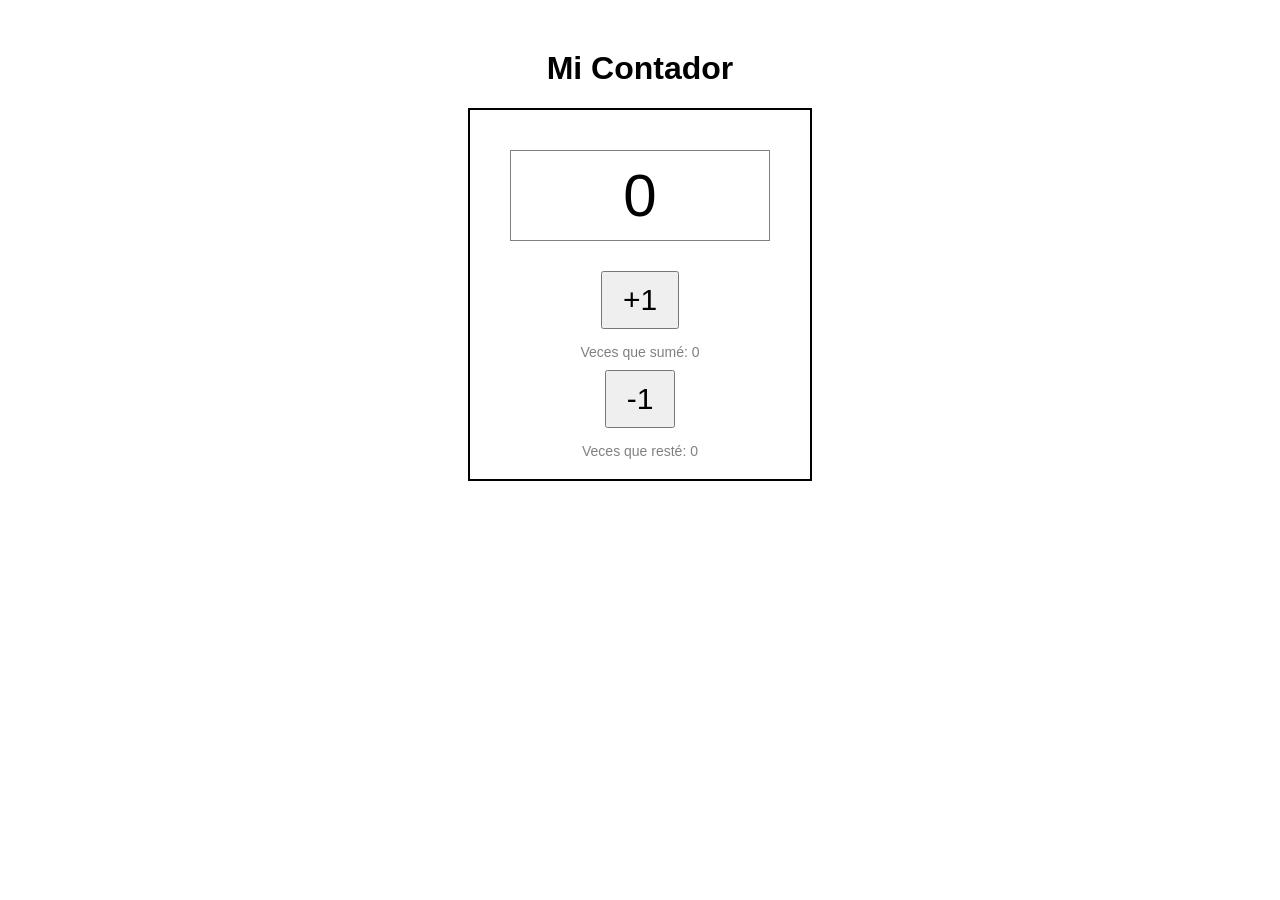
<file: Desarrollo Web 2/index.html>
<!DOCTYPE html>
<html lang="es">
<head>
    <meta charset="UTF-8">
    <meta name="viewport" content="width=device-width, initial-scale=1.0">
    <title>Mi Contador</title>
    <link rel="stylesheet" href="estilos.css">
</head>
<body>
    <h1>Mi Contador</h1>
    
    <div class="caja">
        <div class="numero-grande" id="numeroPrincipal">0</div>
        
        <div>
            <div>
                <button onclick="incrementar()">+1</button>
                <div class="contador-boton">Veces que sumé: <span id="contadorInc">0</span></div>
            </div>
            <div>
                <button onclick="decrementar()">-1</button>
                <div class="contador-boton">Veces que resté: <span id="contadorDec">0</span></div>
            </div>
        </div>
    </div>

    <script src="logica.js"></script>
</body>
</html>
</file>
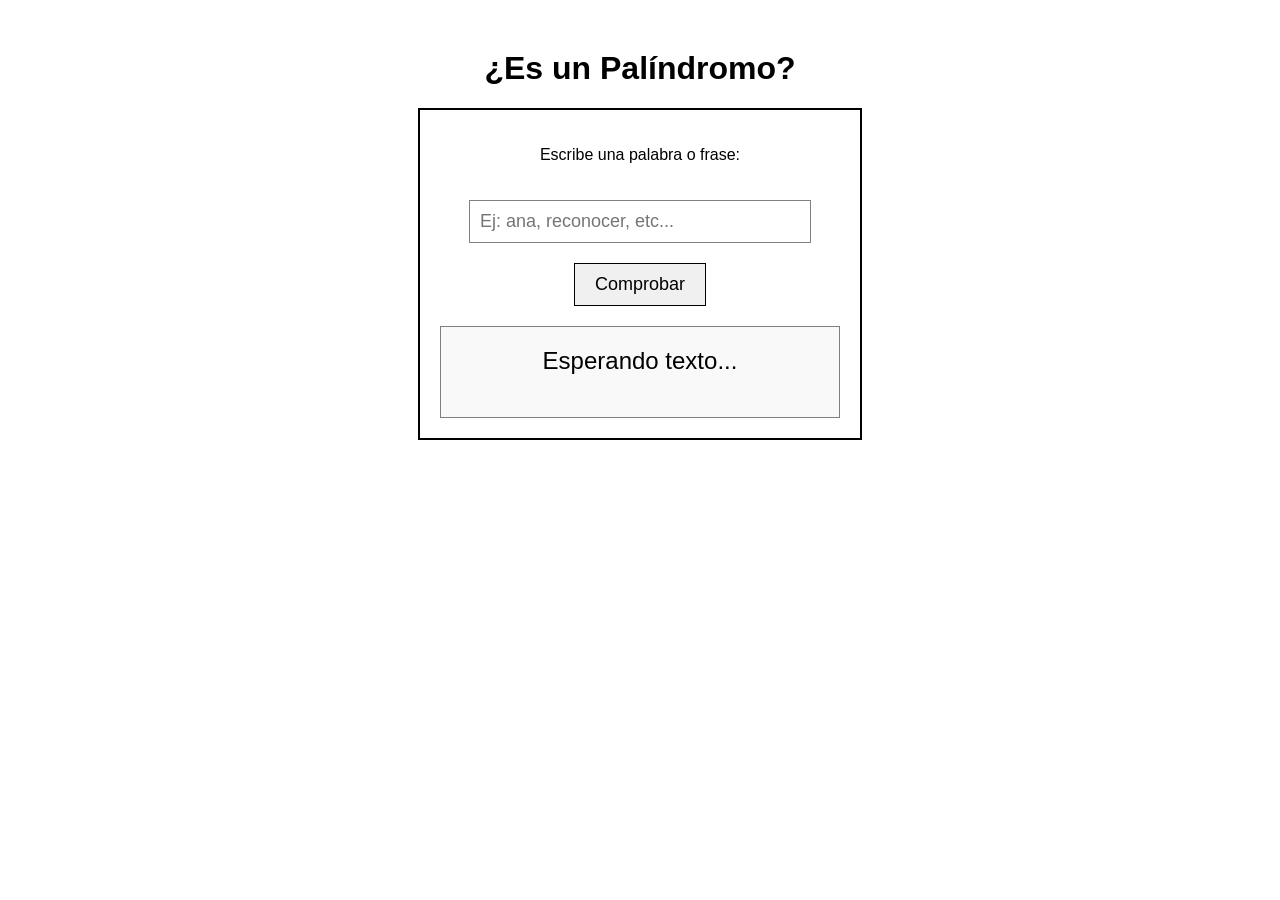
<file: Desarrollo Web 3/index.html>
<!DOCTYPE html>
<html lang="es">
<head>
    <meta charset="UTF-8">
    <meta name="viewport" content="width=device-width, initial-scale=1.0">
    <title>¿Es un Palíndromo?</title>
    <link rel="stylesheet" href="estilos.css">
</head>
<body>
    <h1>¿Es un Palíndromo?</h1>
    
    <div class="caja">
        <p>Escribe una palabra o frase:</p>
        
        <input type="text" id="textoUsuario" placeholder="Ej: ana, reconocer, etc...">
        
        <div>
            <button onclick="comprobarPalindromo()">Comprobar</button>
        </div>
        
        <div class="resultado" id="resultado">
            Esperando texto...
        </div>
    </div>

    <script src="logica.js"></script>
</body>
</html>
</file>
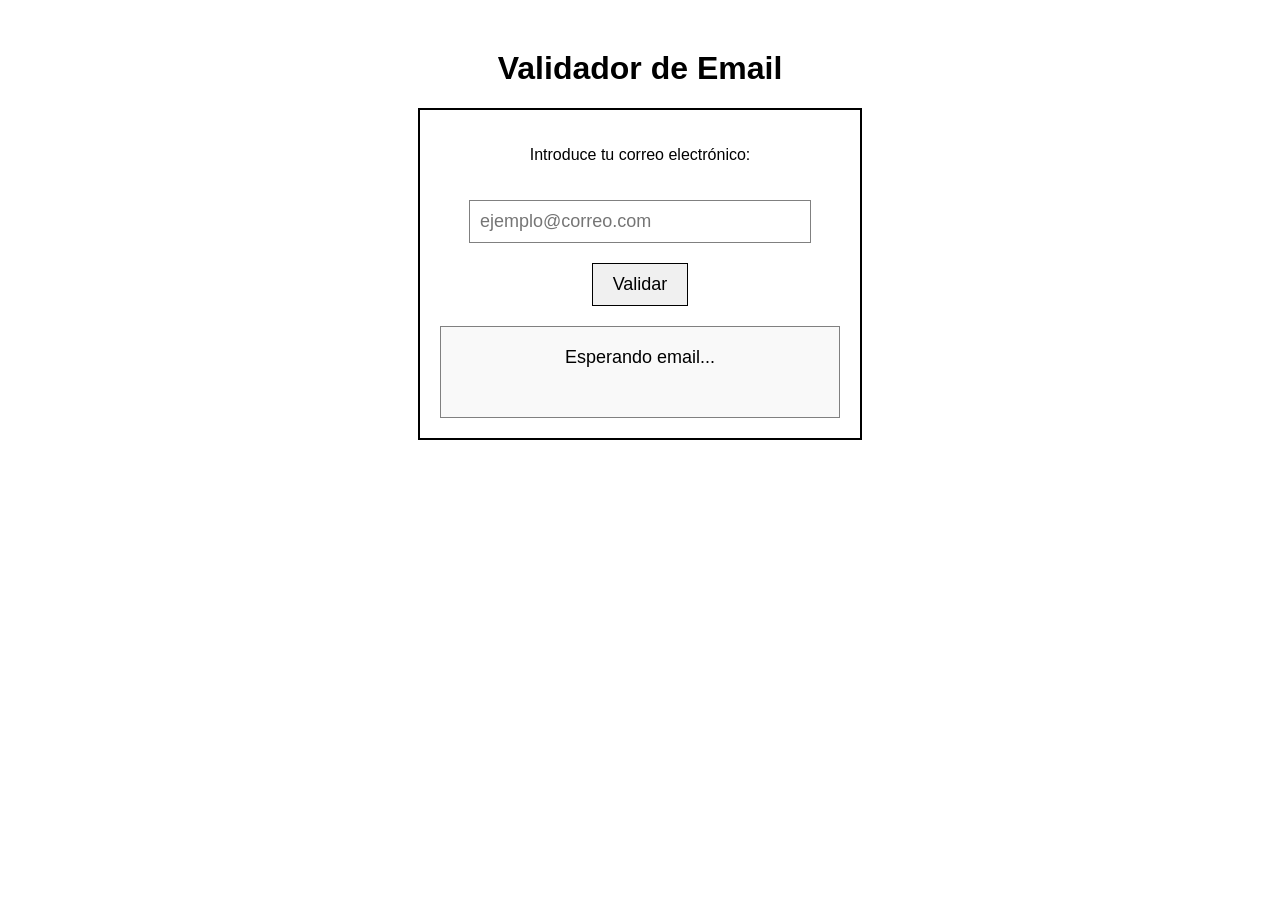
<file: Desarrollo Web 4/index.html>
<!DOCTYPE html>
<html lang="es">
<head>
    <meta charset="UTF-8">
    <meta name="viewport" content="width=device-width, initial-scale=1.0">
    <title>Validador de Email</title>
    <link rel="stylesheet" href="estilos.css">
</head>
<body>
    <h1>Validador de Email</h1>
    
    <div class="caja">
        <p>Introduce tu correo electrónico:</p>
        
        <input type="email" id="emailUsuario" placeholder="ejemplo@correo.com">
        
        <div>
            <button onclick="validarEmail()">Validar</button>
        </div>
        
        <div class="resultado" id="resultado">
            Esperando email...
        </div>
    </div>

    <script src="logica.js"></script>
</body>
</html>
</file>
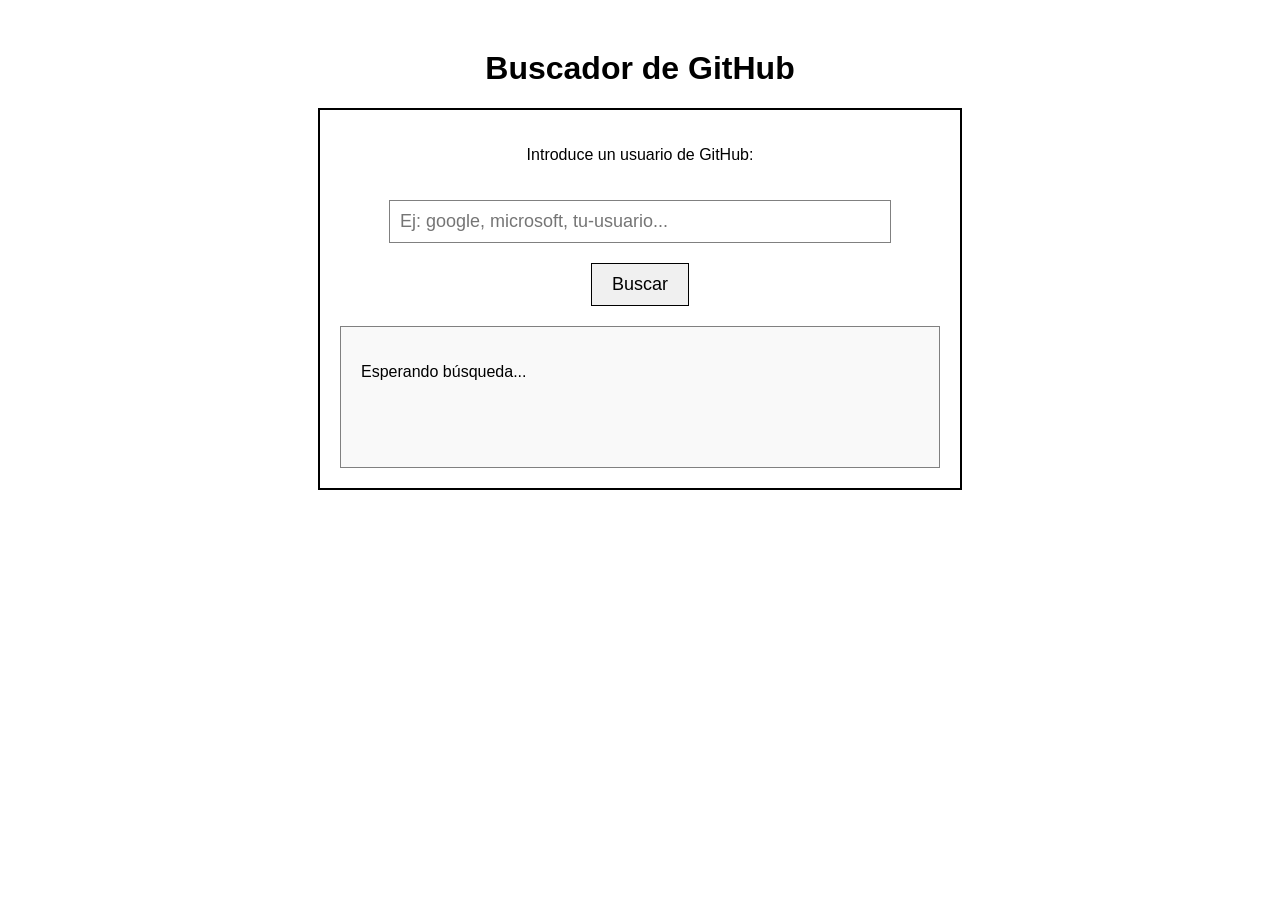
<file: Desarrollo Web 5/index.html>
<!DOCTYPE html>
<html lang="es">
<head>
    <meta charset="UTF-8">
    <meta name="viewport" content="width=device-width, initial-scale=1.0">
    <title>Buscador de GitHub</title>
    <link rel="stylesheet" href="estilos.css">
</head>
<body>
    <h1>Buscador de GitHub</h1>
    
    <div class="caja">
        <p>Introduce un usuario de GitHub:</p>
        
        <input type="text" id="usuarioGit" placeholder="Ej: google, microsoft, tu-usuario...">
        
        <div>
            <button onclick="buscarUsuario()">Buscar</button>
        </div>
        
        <div id="resultado" class="resultado">
            <p>Esperando búsqueda...</p>
        </div>
    </div>

    <script src="logica.js"></script>
</body>
</html>
</file>
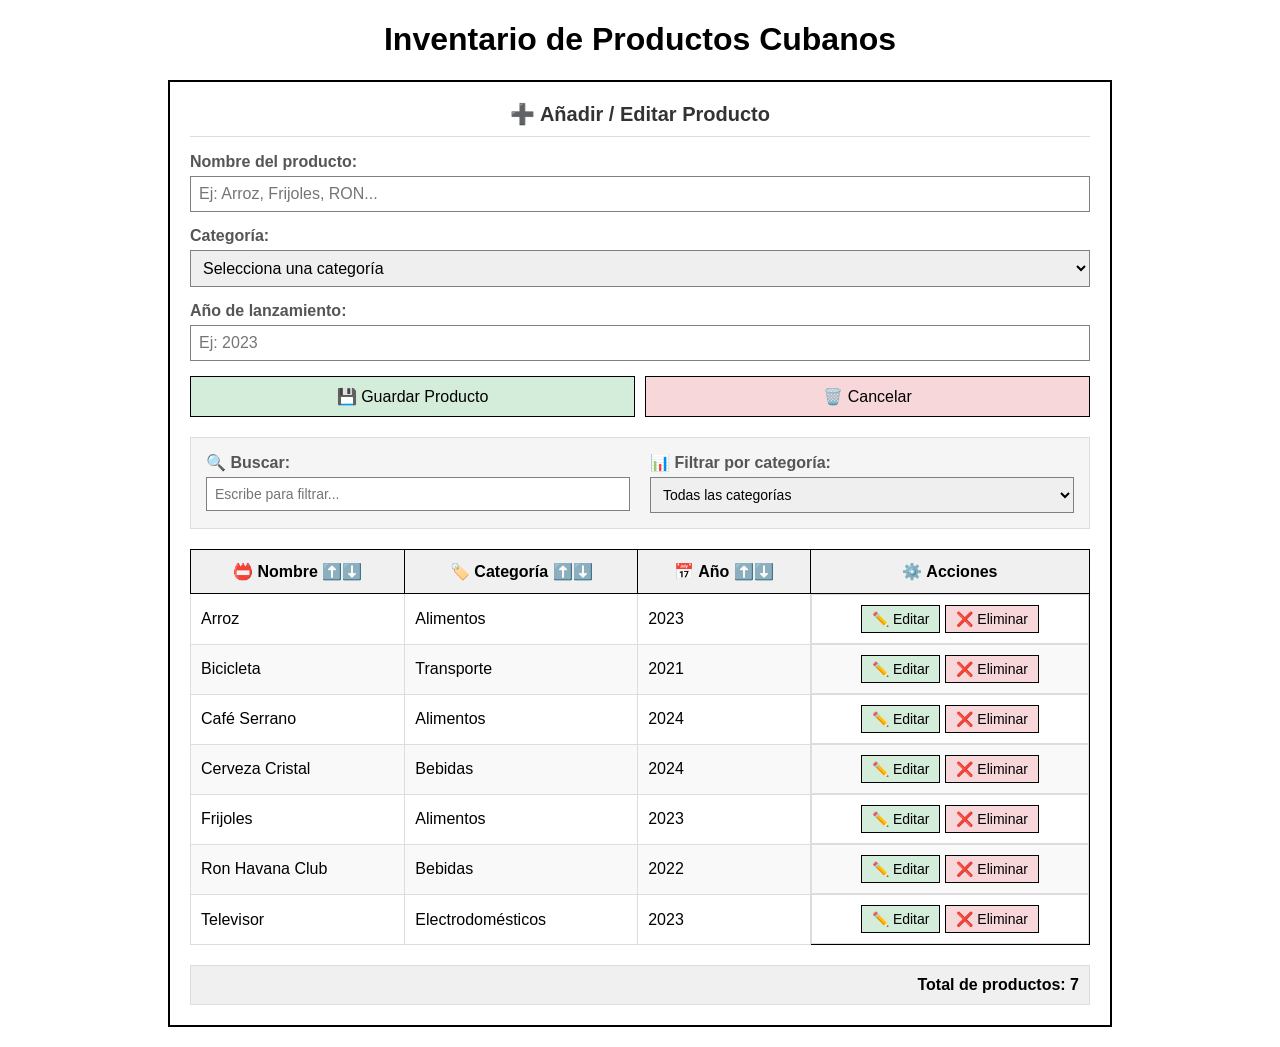
<file: Desarrollo Web 6/index.html>
<!DOCTYPE html>
<html lang="es">
<head>
    <meta charset="UTF-8">
    <meta name="viewport" content="width=device-width, initial-scale=1.0">
    <title>Inventario Cubano</title>
    <link rel="stylesheet" href="estilos.css">
</head>
<body>
    <h1>Inventario de Productos Cubanos</h1>
    
    <div class="caja">
        <h2>➕ Añadir / Editar Producto</h2>
        
        <form id="productoForm">
            <div class="form-group">
                <label for="nombre">Nombre del producto:</label>
                <input type="text" id="nombre" placeholder="Ej: Arroz, Frijoles, RON..." required>
            </div>
            
            <div class="form-group">
                <label for="categoria">Categoría:</label>
                <select id="categoria" required>
                    <option value="">Selecciona una categoría</option>
                    <option value="Alimentos">🍚 Alimentos</option>
                    <option value="Bebidas">🍹 Bebidas</option>
                    <option value="Electrodomésticos">📺 Electrodomésticos</option>
                    <option value="Transporte">🚲 Transporte</option>
                    <option value="Otros">📦 Otros</option>
                </select>
            </div>
            
            <div class="form-group">
                <label for="anio">Año de lanzamiento:</label>
                <input type="number" id="anio" min="1900" max="2026" placeholder="Ej: 2023" required>
            </div>
            
            <div class="form-actions">
                <button type="button" onclick="guardarProducto()" id="btnGuardar">💾 Guardar Producto</button>
                <button type="button" onclick="limpiarFormulario()" id="btnCancelar">🗑️ Cancelar</button>
            </div>
        </form>
        
        <div class="busqueda-filtros">
            <div class="busqueda">
                <label>🔍 Buscar:</label>
                <input type="text" id="busqueda" placeholder="Escribe para filtrar..." onkeyup="filtrarTabla()">
            </div>
            
            <div class="filtros">
                <label>📊 Filtrar por categoría:</label>
                <select id="filtroCategoria" onchange="filtrarTabla()">
                    <option value="Todas">Todas las categorías</option>
                    <option value="Alimentos">🍚 Alimentos</option>
                    <option value="Bebidas">🍹 Bebidas</option>
                    <option value="Electrodomésticos">📺 Electrodomésticos</option>
                    <option value="Transporte">🚲 Transporte</option>
                    <option value="Otros">📦 Otros</option>
                </select>
            </div>
        </div>
        
        <div class="tabla-container">
            <table id="tablaProductos">
                <thead>
                    <tr>
                        <th onclick="ordenarTabla('nombre')">📛 Nombre ⬆️⬇️</th>
                        <th onclick="ordenarTabla('categoria')">🏷️ Categoría ⬆️⬇️</th>
                        <th onclick="ordenarTabla('anio')">📅 Año ⬆️⬇️</th>
                        <th>⚙️ Acciones</th>
                    </tr>
                </thead>
                <tbody id="tablaBody">
                    <!-- Los productos se cargarán aquí -->
                </tbody>
            </table>
        </div>
        
        <div class="total-productos">
            Total de productos: <span id="totalProductos">0</span>
        </div>
    </div>

    <script src="logica.js"></script>
</body>
</html>
</file>
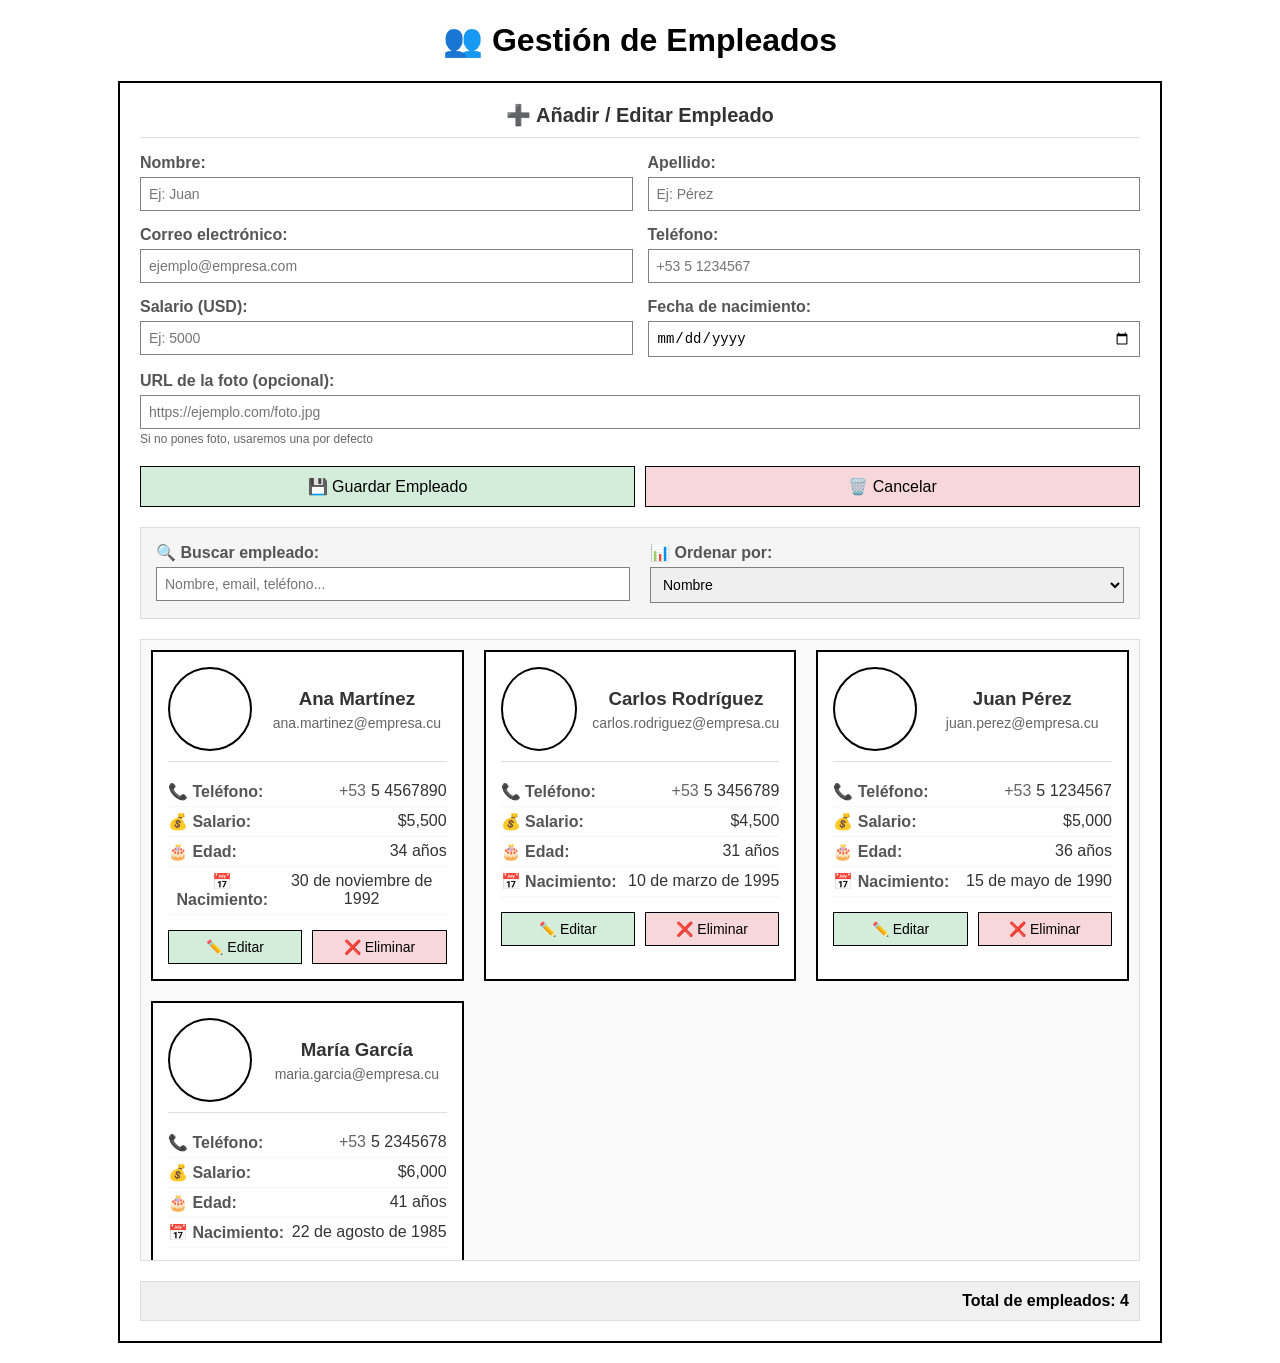
<file: Desarrollo Web 7/index.html>
<!DOCTYPE html>
<html lang="es">
<head>
    <meta charset="UTF-8">
    <meta name="viewport" content="width=device-width, initial-scale=1.0">
    <title>Gestión de Empleados</title>
    <link rel="stylesheet" href="estilos.css">
</head>
<body>
    <h1>👥 Gestión de Empleados</h1>
    
    <div class="caja">
        <h2>➕ Añadir / Editar Empleado</h2>
        
        <form id="empleadoForm">
            <div class="form-row">
                <div class="form-group">
                    <label for="nombre">Nombre:</label>
                    <input type="text" id="nombre" placeholder="Ej: Juan" required>
                </div>
                
                <div class="form-group">
                    <label for="apellido">Apellido:</label>
                    <input type="text" id="apellido" placeholder="Ej: Pérez" required>
                </div>
            </div>
            
            <div class="form-row">
                <div class="form-group">
                    <label for="email">Correo electrónico:</label>
                    <input type="email" id="email" placeholder="ejemplo@empresa.com" required>
                </div>
                
                <div class="form-group">
                    <label for="telefono">Teléfono:</label>
                    <input type="tel" id="telefono" placeholder="+53 5 1234567" required>
                </div>
            </div>
            
            <div class="form-row">
                <div class="form-group">
                    <label for="salario">Salario (USD):</label>
                    <input type="number" id="salario" min="0" step="100" placeholder="Ej: 5000" required>
                </div>
                
                <div class="form-group">
                    <label for="fechaNacimiento">Fecha de nacimiento:</label>
                    <input type="date" id="fechaNacimiento" required>
                </div>
            </div>
            
            <div class="form-group">
                <label for="imagen">URL de la foto (opcional):</label>
                <input type="url" id="imagen" placeholder="https://ejemplo.com/foto.jpg">
                <small>Si no pones foto, usaremos una por defecto</small>
            </div>
            
            <div class="form-actions">
                <button type="button" onclick="guardarEmpleado()" id="btnGuardar">💾 Guardar Empleado</button>
                <button type="button" onclick="limpiarFormulario()" id="btnCancelar">🗑️ Cancelar</button>
            </div>
        </form>
        
        <div class="busqueda-filtros">
            <div class="busqueda">
                <label>🔍 Buscar empleado:</label>
                <input type="text" id="busqueda" placeholder="Nombre, email, teléfono..." onkeyup="filtrarEmpleados()">
            </div>
            
            <div class="filtros">
                <label>📊 Ordenar por:</label>
                <select id="ordenarPor" onchange="ordenarEmpleados()">
                    <option value="nombre">Nombre</option>
                    <option value="apellido">Apellido</option>
                    <option value="salario">Salario</option>
                    <option value="fechaNacimiento">Edad</option>
                </select>
            </div>
        </div>
        
        <div class="tarjetas-container" id="tarjetasContainer">
            <!-- Las tarjetas de empleados se cargarán aquí -->
        </div>
        
        <div class="total-empleados">
            Total de empleados: <span id="totalEmpleados">0</span>
        </div>
    </div>

    <script src="logica.js"></script>
</body>
</html>
</file>
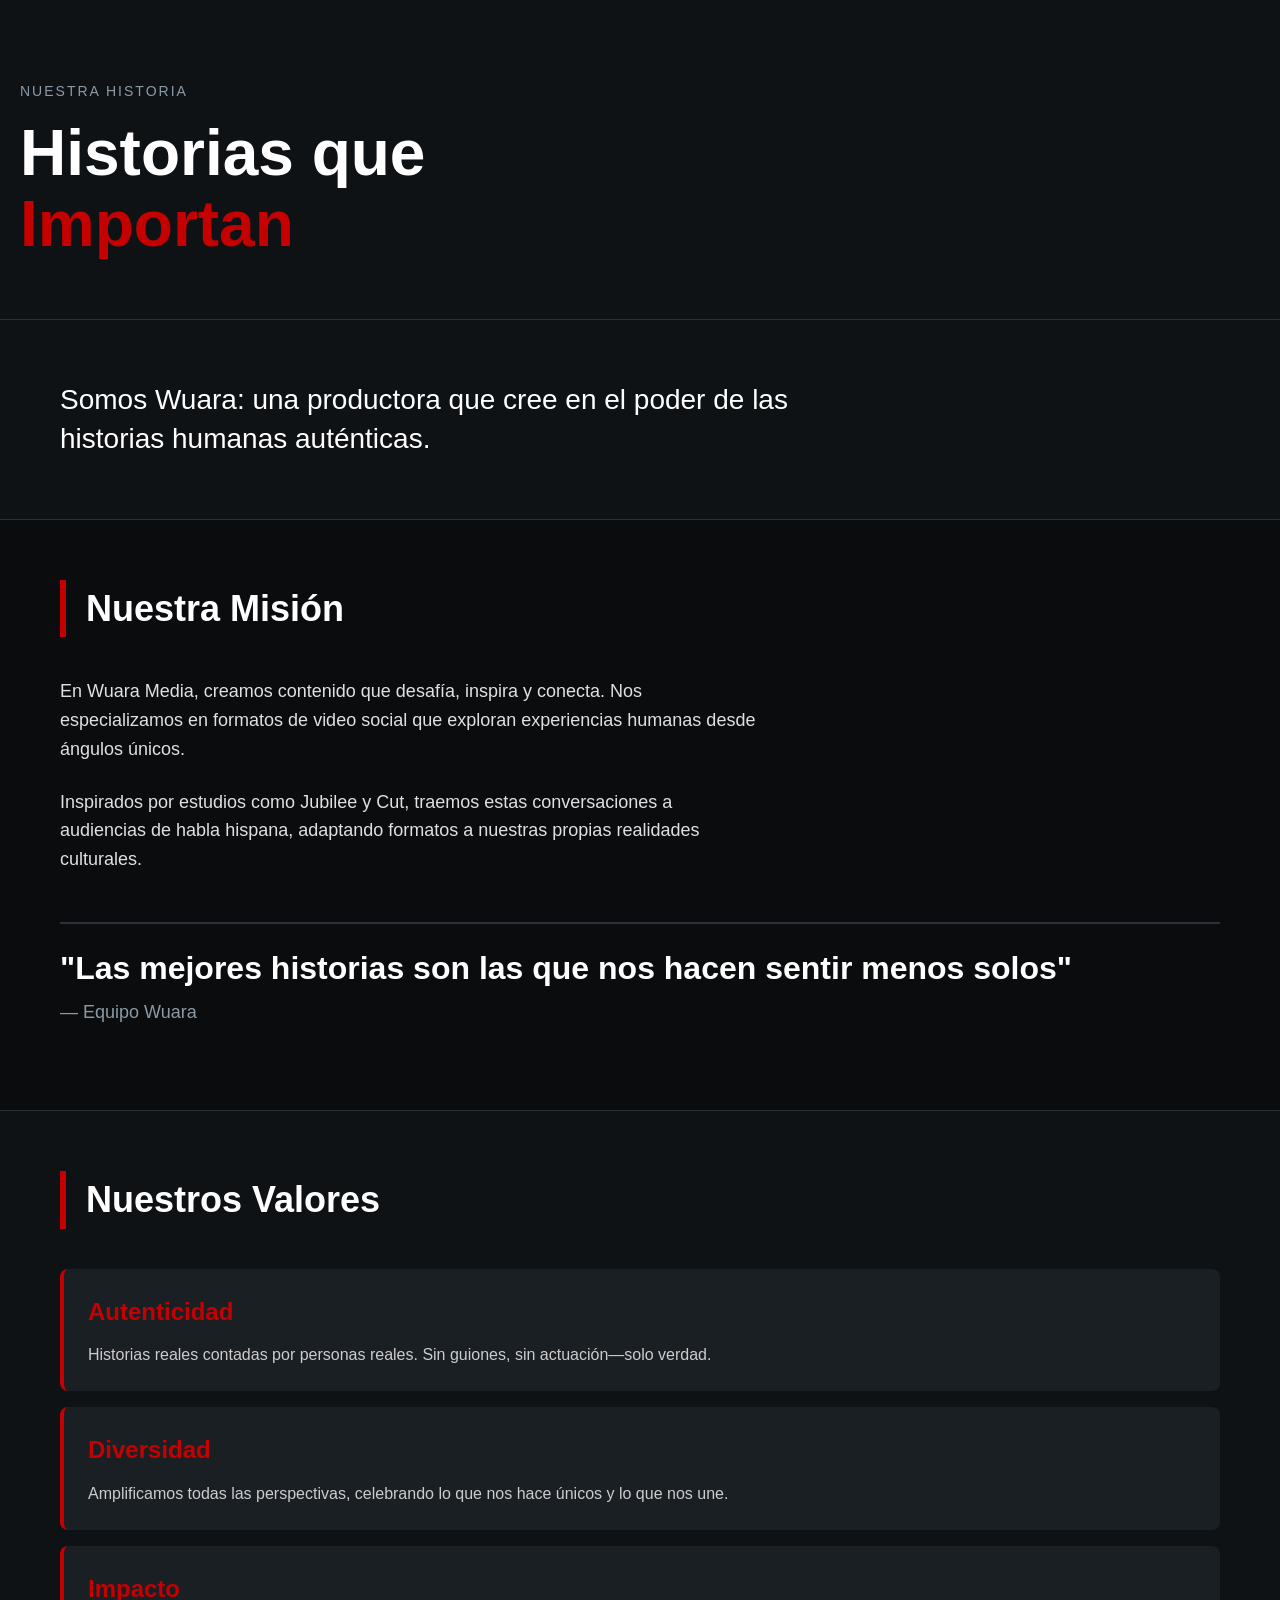
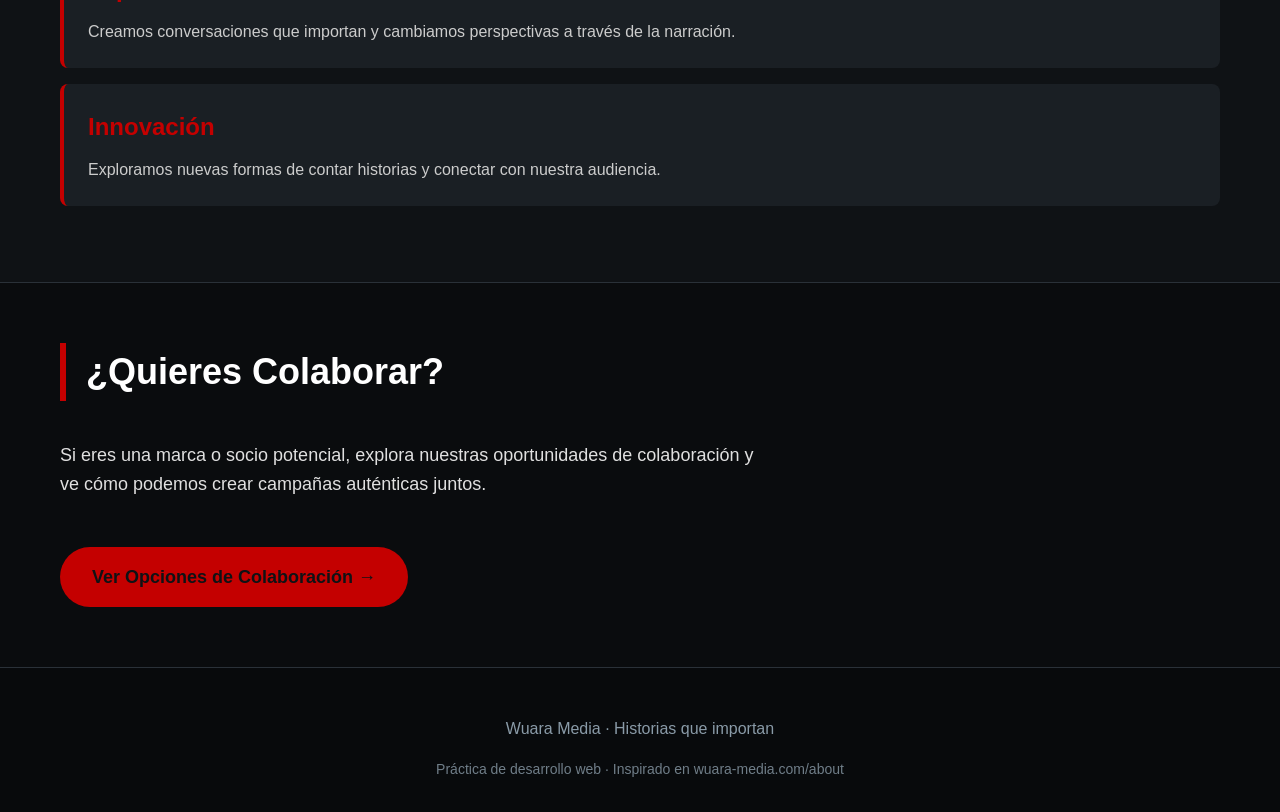
<file: Desarrollo Web 1/DesarrolloWeb/Proyecto/index.html>
<!DOCTYPE html>
<html lang="es">
<head>
    <meta charset="UTF-8">
    <meta name="viewport" content="width=device-width, initial-scale=1.0">
    <title>Wuara Media · Página de práctica</title>
    <!-- Hoja de estilos principal -->
    <link rel="stylesheet" href="style.css">
</head>
<body>

    <!-- CABECERA PRINCIPAL (HERO) -->
    <!-- Contiene el título grande y el subtítulo -->
    <header class="hero">
        <p class="hero-subtitulo">Nuestra Historia</p>
        <h1 class="hero-titulo">
            Historias que<br>
            <span class="titulo-destacado">Importan</span>
        </h1>
    </header>

    <!-- SECCIÓN DE INTRODUCCIÓN -->
    <!-- Texto principal que describe quiénes son -->
    <section class="seccion">
        <div class="contenedor">
            <p class="texto-grande">
                Somos Wuara: una productora que cree en el poder de las historias humanas auténticas.
            </p>
        </div>
    </section>

    <!-- SECCIÓN MISIÓN -->
    <!-- Incluye la descripción de la misión y una cita destacada -->
    <section class="seccion fondo-oscuro">
        <div class="contenedor">
            <h2 class="titulo-seccion">Nuestra Misión</h2>
            
            <p class="texto-parrafo">
                En Wuara Media, creamos contenido que desafía, inspira y conecta. Nos especializamos en formatos de video social que exploran experiencias humanas desde ángulos únicos.
            </p>
            <p class="texto-parrafo">
                Inspirados por estudios como Jubilee y Cut, traemos estas conversaciones a audiencias de habla hispana, adaptando formatos a nuestras propias realidades culturales.
            </p>
            
            <!-- Bloque de cita textual -->
            <div class="cita">
                <p class="cita-texto">"Las mejores historias son las que nos hacen sentir menos solos"</p>
                <p class="cita-autor">— Equipo Wuara</p>
            </div>
        </div>
    </section>

    <!-- SECCIÓN VALORES -->
    <!-- Lista de valores con sus descripciones -->
    <section class="seccion">
        <div class="contenedor">
            <h2 class="titulo-seccion">Nuestros Valores</h2>

            <!-- Cada valor se presenta en su propio bloque -->
            <article class="valor">
                <h3 class="valor-titulo">Autenticidad</h3>
                <p class="valor-descripcion">Historias reales contadas por personas reales. Sin guiones, sin actuación—solo verdad.</p>
            </article>

            <article class="valor">
                <h3 class="valor-titulo">Diversidad</h3>
                <p class="valor-descripcion">Amplificamos todas las perspectivas, celebrando lo que nos hace únicos y lo que nos une.</p>
            </article>

            <article class="valor">
                <h3 class="valor-titulo">Impacto</h3>
                <p class="valor-descripcion">Creamos conversaciones que importan y cambiamos perspectivas a través de la narración.</p>
            </article>

            <article class="valor">
                <h3 class="valor-titulo">Innovación</h3>
                <p class="valor-descripcion">Exploramos nuevas formas de contar historias y conectar con nuestra audiencia.</p>
            </article>
        </div>
    </section>

    <!-- SECCIÓN COLABORACIÓN (LLAMADO A LA ACCIÓN) -->
    <!-- Invitación a trabajar con ellos y botón -->
    <section class="seccion fondo-oscuro">
        <div class="contenedor">
            <h2 class="titulo-seccion">¿Quieres Colaborar?</h2>
            
            <p class="texto-parrafo">
                Si eres una marca o socio potencial, explora nuestras oportunidades de colaboración y ve cómo podemos crear campañas auténticas juntos.
            </p>
            
            <!-- Botón con enlace (por ahora sin destino) -->
            <a href="#" class="boton">Ver Opciones de Colaboración →</a>
        </div>
    </section>

    <!-- PIE DE PÁGINA -->
    <footer class="pie-pagina">
        <div class="contenedor">
            <p>Wuara Media · Historias que importan</p>
            <p class="pie-nota">Práctica de desarrollo web · Inspirado en wuara-media.com/about</p>
        </div>
    </footer>

</body>
</html>
</file>
<file: Desarrollo Web 2/estilos.css>
body {
    font-family: Arial, Helvetica, sans-serif;
    text-align: center;
    margin-top: 50px;
    background-color: white;
}

.caja {
    border: 2px solid black;
    padding: 20px;
    margin: 20px auto;
    width: 300px;
}

.numero-grande {
    font-size: 60px;
    margin: 20px;
    border: 1px solid gray;
    padding: 10px;
}

button {
    font-size: 30px;
    margin: 10px;
    padding: 10px 20px;
    cursor: pointer;
}

.contador-boton {
    font-size: 14px;
    color: gray;
    margin-top: 5px;
}
</file>
<file: Desarrollo Web 3/estilos.css>
body {
    font-family: Arial, Helvetica, sans-serif;
    text-align: center;
    margin-top: 50px;
    background-color: white;
}

.caja {
    border: 2px solid black;
    padding: 20px;
    margin: 20px auto;
    width: 400px;
    max-width: 90%;
}

input {
    font-size: 18px;
    padding: 10px;
    margin: 20px 0;
    width: 80%;
    border: 1px solid gray;
}

button {
    font-size: 18px;
    padding: 10px 20px;
    cursor: pointer;
    background-color: #f0f0f0;
    border: 1px solid black;
    margin-bottom: 20px;
}

button:hover {
    background-color: #e0e0e0;
}

.resultado {
    font-size: 24px;
    padding: 20px;
    border: 1px solid gray;
    background-color: #f9f9f9;
    min-height: 50px;
}
</file>
<file: Desarrollo Web 4/estilos.css>
body {
    font-family: Arial, Helvetica, sans-serif;
    text-align: center;
    margin-top: 50px;
    background-color: white;
}

.caja {
    border: 2px solid black;
    padding: 20px;
    margin: 20px auto;
    width: 400px;
    max-width: 90%;
}

input {
    font-size: 18px;
    padding: 10px;
    margin: 20px 0;
    width: 80%;
    border: 1px solid gray;
}

input.valido {
    border: 2px solid green;
    background-color: #f0fff0;
}

input.invalido {
    border: 2px solid red;
    background-color: #fff0f0;
}

button {
    font-size: 18px;
    padding: 10px 20px;
    cursor: pointer;
    background-color: #f0f0f0;
    border: 1px solid black;
    margin-bottom: 20px;
}

button:hover {
    background-color: #e0e0e0;
}

.resultado {
    font-size: 18px;
    padding: 20px;
    border: 1px solid gray;
    background-color: #f9f9f9;
    min-height: 50px;
}

.resultado.valido {
    background-color: #d4edda;
    border-color: green;
    color: green;
}

.resultado.invalido {
    background-color: #f8d7da;
    border-color: red;
    color: red;
}
</file>
<file: Desarrollo Web 5/estilos.css>
body {
    font-family: Arial, Helvetica, sans-serif;
    text-align: center;
    margin-top: 50px;
    background-color: white;
}

.caja {
    border: 2px solid black;
    padding: 20px;
    margin: 20px auto;
    width: 600px;
    max-width: 95%;
}

input {
    font-size: 18px;
    padding: 10px;
    margin: 20px 0;
    width: 80%;
    border: 1px solid gray;
}

button {
    font-size: 18px;
    padding: 10px 20px;
    cursor: pointer;
    background-color: #f0f0f0;
    border: 1px solid black;
    margin-bottom: 20px;
}

button:hover {
    background-color: #e0e0e0;
}

button:disabled {
    background-color: #cccccc;
    cursor: not-allowed;
}

.resultado {
    font-size: 16px;
    padding: 20px;
    border: 1px solid gray;
    background-color: #f9f9f9;
    min-height: 100px;
    text-align: left;
}

.perfil {
    display: flex;
    gap: 20px;
    margin-bottom: 20px;
    padding-bottom: 20px;
    border-bottom: 2px solid #ddd;
}

.avatar {
    width: 100px;
    height: 100px;
    border-radius: 50%;
    border: 2px solid black;
}

.info {
    flex: 1;
}

.info h2 {
    margin-top: 0;
    color: #333;
}

.info p {
    margin: 5px 0;
}

.stats {
    display: flex;
    gap: 15px;
    margin-top: 10px;
    font-size: 14px;
}

.stats span {
    background-color: #e0e0e0;
    padding: 5px 10px;
    border-radius: 5px;
}

.repositorios {
    margin-top: 20px;
}

.repositorios h3 {
    margin-top: 0;
    border-bottom: 1px solid #ddd;
    padding-bottom: 5px;
}

.repo {
    padding: 10px;
    border: 1px solid #ddd;
    margin: 10px 0;
    border-radius: 5px;
}

.repo a {
    font-size: 18px;
    font-weight: bold;
    color: #0366d6;
    text-decoration: none;
}

.repo a:hover {
    text-decoration: underline;
}

.repo p {
    margin: 5px 0;
    color: #666;
}

.repo .lenguaje {
    display: inline-block;
    padding: 3px 8px;
    background-color: #e0e0e0;
    border-radius: 3px;
    font-size: 12px;
}

.error {
    color: red;
    font-weight: bold;
    text-align: center;
}

.cargando {
    text-align: center;
    color: #666;
    font-style: italic;
}
</file>
<file: Desarrollo Web 6/estilos.css>
body {
    font-family: Arial, Helvetica, sans-serif;
    text-align: center;
    margin-top: 20px;
    background-color: white;
}

.caja {
    border: 2px solid black;
    padding: 20px;
    margin: 20px auto;
    width: 900px;
    max-width: 95%;
}

h2 {
    font-size: 20px;
    margin-top: 0;
    color: #333;
    border-bottom: 1px solid #ddd;
    padding-bottom: 10px;
}

.form-group {
    margin-bottom: 15px;
    text-align: left;
}

.form-group label {
    display: block;
    margin-bottom: 5px;
    font-weight: bold;
    color: #555;
}

.form-group input, .form-group select {
    width: 100%;
    padding: 8px;
    border: 1px solid gray;
    font-size: 16px;
    box-sizing: border-box;
}

.form-actions {
    display: flex;
    gap: 10px;
    margin-bottom: 20px;
}

.form-actions button {
    flex: 1;
    padding: 10px;
    font-size: 16px;
    cursor: pointer;
    background-color: #f0f0f0;
    border: 1px solid black;
}

.form-actions button:hover {
    background-color: #e0e0e0;
}

#btnGuardar {
    background-color: #d4edda;
}

#btnCancelar {
    background-color: #f8d7da;
}

.busqueda-filtros {
    display: flex;
    gap: 20px;
    margin-bottom: 20px;
    padding: 15px;
    background-color: #f5f5f5;
    border: 1px solid #ddd;
}

.busqueda, .filtros {
    flex: 1;
    text-align: left;
}

.busqueda label, .filtros label {
    display: block;
    margin-bottom: 5px;
    font-weight: bold;
    color: #555;
}

.busqueda input, .filtros select {
    width: 100%;
    padding: 8px;
    border: 1px solid gray;
    font-size: 14px;
    box-sizing: border-box;
}

.tabla-container {
    overflow-x: auto;
    margin-bottom: 20px;
}

table {
    width: 100%;
    border-collapse: collapse;
    border: 1px solid black;
}

th {
    background-color: #f0f0f0;
    padding: 12px;
    border: 1px solid black;
    cursor: pointer;
    user-select: none;
}

th:hover {
    background-color: #e0e0e0;
}

td {
    padding: 10px;
    border: 1px solid #ddd;
    text-align: left;
}

tr:nth-child(even) {
    background-color: #f9f9f9;
}

tr:hover {
    background-color: #f0f0f0;
}

.acciones {
    display: flex;
    gap: 5px;
    justify-content: center;
}

.btn-editar, .btn-eliminar {
    padding: 5px 10px;
    cursor: pointer;
    border: 1px solid black;
    font-size: 14px;
}

.btn-editar {
    background-color: #d4edda;
}

.btn-editar:hover {
    background-color: #c3e6cb;
}

.btn-eliminar {
    background-color: #f8d7da;
}

.btn-eliminar:hover {
    background-color: #f5c6cb;
}

.total-productos {
    text-align: right;
    font-weight: bold;
    padding: 10px;
    background-color: #f0f0f0;
    border: 1px solid #ddd;
}

/* Teléfono cubano (aunque no lo usamos en esta versión) */
.telefono-cubano::before {
    content: "+53";
    margin-right: 5px;
    color: #666;
}
</file>
<file: Desarrollo Web 7/estilos.css>
body {
    font-family: Arial, Helvetica, sans-serif;
    text-align: center;
    margin-top: 20px;
    background-color: white;
}

.caja {
    border: 2px solid black;
    padding: 20px;
    margin: 20px auto;
    width: 1000px;
    max-width: 95%;
}

h2 {
    font-size: 20px;
    margin-top: 0;
    color: #333;
    border-bottom: 1px solid #ddd;
    padding-bottom: 10px;
}

.form-row {
    display: flex;
    gap: 15px;
    margin-bottom: 15px;
}

.form-group {
    flex: 1;
    text-align: left;
}

.form-group label {
    display: block;
    margin-bottom: 5px;
    font-weight: bold;
    color: #555;
}

.form-group input, .form-group select {
    width: 100%;
    padding: 8px;
    border: 1px solid gray;
    font-size: 14px;
    box-sizing: border-box;
}

.form-group small {
    display: block;
    color: #666;
    font-size: 12px;
    margin-top: 3px;
}

.form-actions {
    display: flex;
    gap: 10px;
    margin: 20px 0;
}

.form-actions button {
    flex: 1;
    padding: 10px;
    font-size: 16px;
    cursor: pointer;
    background-color: #f0f0f0;
    border: 1px solid black;
}

.form-actions button:hover {
    background-color: #e0e0e0;
}

#btnGuardar {
    background-color: #d4edda;
}

#btnCancelar {
    background-color: #f8d7da;
}

.busqueda-filtros {
    display: flex;
    gap: 20px;
    margin-bottom: 20px;
    padding: 15px;
    background-color: #f5f5f5;
    border: 1px solid #ddd;
}

.busqueda, .filtros {
    flex: 1;
    text-align: left;
}

.busqueda label, .filtros label {
    display: block;
    margin-bottom: 5px;
    font-weight: bold;
    color: #555;
}

.busqueda input, .filtros select {
    width: 100%;
    padding: 8px;
    border: 1px solid gray;
    font-size: 14px;
    box-sizing: border-box;
}

.tarjetas-container {
    display: grid;
    grid-template-columns: repeat(auto-fill, minmax(300px, 1fr));
    gap: 20px;
    margin-bottom: 20px;
    max-height: 600px;
    overflow-y: auto;
    padding: 10px;
    border: 1px solid #ddd;
    background-color: #fafafa;
}

.tarjeta-empleado {
    border: 2px solid black;
    padding: 15px;
    background-color: white;
    position: relative;
    transition: transform 0.2s;
}

.tarjeta-empleado:hover {
    transform: scale(1.02);
    box-shadow: 5px 5px 0 rgba(0,0,0,0.1);
}

.tarjeta-header {
    display: flex;
    align-items: center;
    gap: 15px;
    margin-bottom: 15px;
    padding-bottom: 10px;
    border-bottom: 1px solid #ddd;
}

.tarjeta-imagen {
    width: 80px;
    height: 80px;
    border-radius: 50%;
    border: 2px solid black;
    object-fit: cover;
}

.tarjeta-nombre {
    flex: 1;
}

.tarjeta-nombre h3 {
    margin: 0;
    color: #333;
}

.tarjeta-nombre p {
    margin: 5px 0 0;
    color: #666;
    font-size: 14px;
}

.tarjeta-info {
    margin-bottom: 15px;
}

.info-item {
    display: flex;
    justify-content: space-between;
    padding: 5px 0;
    border-bottom: 1px dotted #eee;
}

.info-item .label {
    font-weight: bold;
    color: #555;
}

.info-item .value {
    color: #333;
}

.tarjeta-acciones {
    display: flex;
    gap: 10px;
    margin-top: 15px;
}

.btn-editar, .btn-eliminar {
    flex: 1;
    padding: 8px;
    cursor: pointer;
    border: 1px solid black;
    font-size: 14px;
    text-align: center;
}

.btn-editar {
    background-color: #d4edda;
}

.btn-editar:hover {
    background-color: #c3e6cb;
}

.btn-eliminar {
    background-color: #f8d7da;
}

.btn-eliminar:hover {
    background-color: #f5c6cb;
}

.total-empleados {
    text-align: right;
    font-weight: bold;
    padding: 10px;
    background-color: #f0f0f0;
    border: 1px solid #ddd;
}

/* Teléfono cubano */
.telefono-cubano::before {
    content: "+53";
    margin-right: 5px;
    color: #666;
}

/* Responsive */
@media (max-width: 768px) {
    .form-row {
        flex-direction: column;
        gap: 10px;
    }
    
    .busqueda-filtros {
        flex-direction: column;
    }
}
</file>
<file: Desarrollo Web 1/DesarrolloWeb/Proyecto/style.css>
/* 
    ESTILOS PRINCIPALES
    Inspirados en wuara-media.com/about
    Versión simplificada para práctica
*/

/* ===== RESETEO BÁSICO ===== */
/* Elimina márgenes y paddings predeterminados del navegador */
* {
    margin: 0;
    padding: 0;
    box-sizing: border-box;
}

/* ===== ESTILOS GENERALES ===== */
body {
    background-color: #0F1215;      /* Fondo oscuro principal */
    color: #E0E0E0;                 /* Color de texto por defecto */
    font-family: 'Arial', sans-serif; /* Fuente segura para todos los navegadores */
    line-height: 1.6;                /* Altura de línea para mejor legibilidad */
}

/* Contenedor que centra y limita el ancho del contenido */
.contenedor {
    max-width: 1200px;               /* Ancho máximo en pantallas grandes */
    margin: 0 auto;                   /* Centrado horizontal automático */
    padding: 0 20px;                  /* Espaciado interior en los lados */
}

/* ===== SECCIONES ===== */
.seccion {
    padding: 60px 0;                  /* Espaciado superior e inferior */
    border-bottom: 1px solid #2A3138; /* Línea divisoria sutil */
}

/* Modificador para secciones con fondo más oscuro */
.fondo-oscuro {
    background-color: #0A0C0E;
}

/* ===== CABECERA (HERO) ===== */
.hero {
    padding: 80px 20px 60px;          /* Espaciado: superior 80px, inferior 60px */
    background-color: #0F1215;
    border-bottom: 1px solid #2A3138;
}

.hero-subtitulo {
    color: #8A9BA8;                   /* Gris azulado */
    font-size: 14px;
    text-transform: uppercase;         /* Convierte texto a mayúsculas */
    letter-spacing: 2px;               /* Espaciado entre letras */
    margin-bottom: 16px;
}

.hero-titulo {
    color: #FFFFFF;
    font-size: 64px;                   /* Tamaño grande para el título principal */
    font-weight: 700;                   /* Negrita (700 es el valor estándar) */
    line-height: 1.1;                    /* Altura reducida para títulos grandes */
    max-width: 900px;                    /* Limita el ancho del título */
}

.titulo-destacado {
    color: #c40000;                     /* Color de acento (verde/azul) */
}

/* ===== TÍTULOS DE SECCIÓN ===== */
.titulo-seccion {
    color: #FFFFFF;
    font-size: 36px;
    font-weight: 600;
    border-left: 6px solid #c40000;     /* Barra decorativa lateral */
    padding-left: 20px;
    margin-bottom: 40px;
}

/* ===== TEXTOS ===== */
.texto-grande {
    font-size: 28px;                     /* Texto más grande para introducciones */
    color: #FFFFFF;
    font-weight: 300;                     /* Fuente más ligera */
    line-height: 1.4;
    max-width: 800px;
}

.texto-parrafo {
    font-size: 18px;
    margin-bottom: 24px;                  /* Espacio entre párrafos */
    max-width: 700px;                      /* Ancho óptimo para lectura */
}

/* ===== CITAS ===== */
.cita {
    margin: 48px 0 24px 0;                /* Espaciado superior e inferior */
    padding-top: 24px;
    border-top: 2px solid #2A3138;        /* Línea superior decorativa */
}

.cita-texto {
    font-size: 32px;
    color: #FFFFFF;
    font-weight: 600;
    line-height: 1.3;
    margin-bottom: 8px;
}

.cita-autor {
    font-size: 18px;
    color: #8A9BA8;
}

/* ===== TARJETAS DE VALORES ===== */
.valor {
    background-color: #1A1F24;            /* Fondo ligeramente más claro */
    padding: 24px;
    margin-bottom: 16px;                   /* Espacio entre tarjetas */
    border-radius: 8px;                     /* Bordes redondeados */
    border-left: 4px solid #c40000;        /* Acento de color en el borde izquierdo */
}

.valor-titulo {
    color: #c40000;
    font-size: 24px;
    margin-bottom: 12px;
    font-weight: 600;
}

.valor-descripcion {
    color: #CCCCCC;
    font-size: 16px;
    line-height: 1.5;
}

/* ===== BOTÓN ===== */
.boton {
    display: inline-block;                  /* Permite aplicar padding manteniendo flujo en línea */
    background-color: #c40000;
    color: #0F1215;                         /* Texto oscuro para contraste */
    text-decoration: none;                   /* Elimina subrayado del enlace */
    font-weight: 600;
    font-size: 18px;
    padding: 16px 32px;
    border-radius: 40px;                     /* Bordes muy redondeados */
    margin-top: 24px;
    transition: background-color 0.2s ease;  /* Transición suave al hacer hover */
}

/* Efecto al pasar el ratón por encima */
.boton:hover {
    background-color: #a80000;               /* Oscurece ligeramente el color */
}

/* ===== PIE DE PÁGINA ===== */
.pie-pagina {
    background-color: #080A0C;
    padding: 48px 0 32px;
    text-align: center;
    color: #8A9BA8;
}

.pie-nota {
    font-size: 14px;
    margin-top: 16px;
    opacity: 0.8;                            /* Reduce ligeramente la opacidad */
}

/* ===== AJUSTES RESPONSIVOS (MÓVILES) ===== */
/* Estos estilos se aplican cuando la pantalla es menor a 768px */
@media (max-width: 768px) {
    .hero-titulo {
        font-size: 42px;                      /* Reduce el tamaño del título */
    }
    
    .texto-grande {
        font-size: 22px;                      /* Reduce el texto grande */
    }
    
    .titulo-seccion {
        font-size: 28px;                      /* Reduce títulos de sección */
    }
    
    .cita-texto {
        font-size: 24px;                      /* Reduce tamaño de citas */
    }
    
    .seccion {
        padding: 40px 0;                       /* Reduce espaciado vertical */
    }
}
</file>
